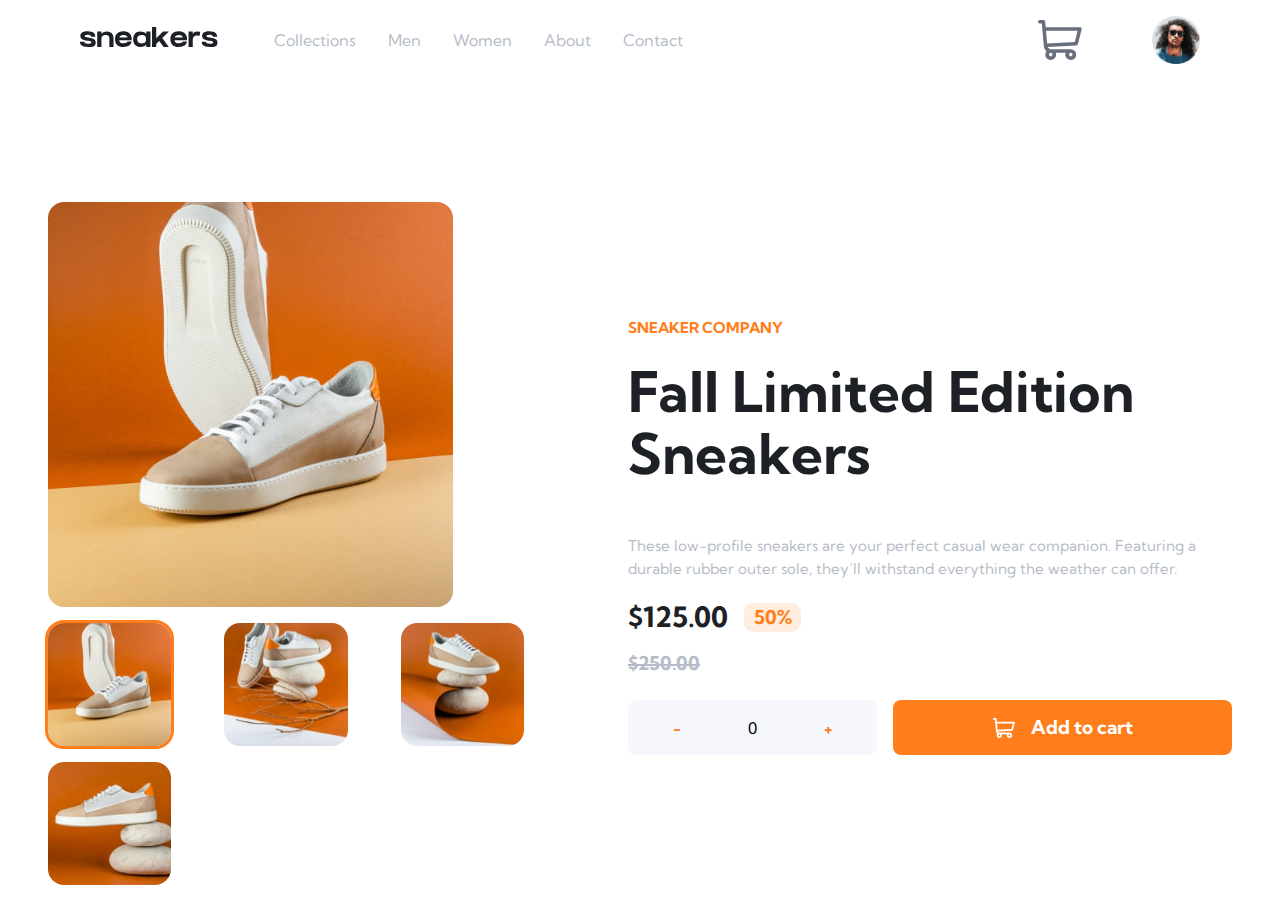
<file: index.html>
<!DOCTYPE html>
<html lang="en">
<head>
    <meta charset="UTF-8">
    <meta http-equiv="X-UA-Compatible" content="IE=edge">
    <meta name="viewport" content="width=device-width, initial-scale=1.0">
    <link rel="stylesheet" href="./css/index.css">
    <title>Sneakers</title>
    
    <link rel="preconnect" href="https://fonts.googleapis.com">
    <link rel="preconnect" href="https://fonts.gstatic.com" crossorigin>
    <link href="https://fonts.googleapis.com/css2?family=Kumbh+Sans:wght@400;700&display=swap" rel="stylesheet"> 
</head>
<body class="flow">
    <!-- Navbar -->
    <div class="flex navbar">  
        <!-- justify-content: space-between; align-items: center; -->
                <!-- Navigation -->

                <!-- Nav Menu -->
                <div class="nav-menu" onclick="openNav()">
                    <svg width="16" height="15" xmlns="http://www.w3.org/2000/svg"><path d="M16 12v3H0v-3h16Zm0-6v3H0V6h16Zm0-6v3H0V0h16Z" fill="#69707D" fill-rule="evenodd"/></svg>
                </div>

                <!-- Nav Logo -->
                <div class="nav-logo">
                    <svg width="138" height="20" xmlns="http://www.w3.org/2000/svg"><path d="M8.217 20c4.761 0 7.519-.753 7.519-4.606 0-3.4-3.38-4.172-6.66-4.682l-.56-.085-.279-.041-.35-.053c-2.7-.405-3.18-.788-3.18-1.471 0-.478.49-1.331 2.843-1.331 2.455 0 3.493.647 3.493 1.87v.134h4.281v-.133c0-2.389-1.35-5.238-7.774-5.238-5.952 0-7.201 2.584-7.201 4.752 0 3.097 2.763 4.086 7.223 4.675.21.028.433.054.659.081 1.669.197 3.172.42 3.172 1.585 0 1.01-1.615 1.222-3.298 1.222-2.797 0-3.784-.593-3.784-1.92v-.134H.002L0 14.926v.317c.008.79.118 1.913 1.057 2.862C2.303 19.362 4.712 20 8.217 20Zm13.21 0v-7.49c0-2.104.547-4.423 4.176-4.423 3.915 0 3.778 2.777 3.768 4.042V20h4.18v-7.768c0-2.264-.176-7.766-6.732-7.766-2.778 0-4.192.911-5.195 2.28h-.197V4.467H17.22V20h4.207Zm21.959 0c5.094 0 7.787-2.07 8.217-5.405H47.53c-.386 1.02-1.63 1.72-4.143 1.72-2.721 0-3.962-1.03-4.25-3.106h12.527c.24-2.13-.029-5.417-3.026-7.44v.005c-1.312-.915-3.056-1.465-5.251-1.465-5.24 0-8.336 2.772-8.336 7.845 0 5.17 3.02 7.846 8.336 7.846Zm4.099-9.574h-8.188c.486-1.574 1.764-2.431 4.089-2.431 2.994 0 3.755 1.267 4.099 2.431ZM70.499 20V4.457H66.29V6.74h-.176c-1.053-1.377-2.809-2.283-5.677-2.283-6.433 0-7.225 5.293-7.253 7.635v.137c0 2.092.732 7.771 7.241 7.771 2.914 0 4.684-.818 5.734-2.169h.131V20H70.5Zm-8.854-3.623c-3.996 0-4.447-3.032-4.447-4.148 0-1.21.426-4.148 4.455-4.148 3.631 0 4.374 2.044 4.374 4.148 0 2.35-.742 4.148-4.382 4.148ZM88.826 20l-6.529-9.045 6.588-6.488h-5.827l-6.836 6.756V0h-4.187v19.954h4.187V16.94l3.02-2.976L83.6 20h5.226Zm9.9 0c5.094 0 7.786-2.07 8.217-5.405h-4.074c-.387 1.02-1.63 1.72-4.143 1.72-2.721 0-3.962-1.03-4.25-3.106h12.527c.24-2.13-.029-5.417-3.026-7.44v.005c-1.312-.915-3.057-1.465-5.251-1.465-5.24 0-8.336 2.772-8.336 7.845 0 5.17 3.02 7.846 8.336 7.846Zm4.098-9.574h-8.187c.485-1.574 1.763-2.431 4.089-2.431 2.994 0 3.755 1.267 4.098 2.431ZM112.76 20v-6.97c0-2.103.931-4.542 4.05-4.542 1.33 0 2.393.236 2.785.346l.67-3.976c-.728-.16-1.626-.392-2.757-.392-2.665 0-3.622.794-4.486 2.282h-.262V4.466h-4.21V20h4.21Zm17.221 0c4.761 0 7.519-.753 7.519-4.606 0-3.4-3.38-4.172-6.66-4.682l-.56-.085-.279-.041-.349-.053c-2.701-.405-3.181-.788-3.181-1.471 0-.478.49-1.331 2.843-1.331 2.455 0 3.493.647 3.493 1.87v.134h4.282v-.133c0-2.389-1.35-5.238-7.775-5.238-5.952 0-7.201 2.584-7.201 4.752 0 3.097 2.763 4.086 7.224 4.675.21.028.432.054.658.081 1.669.197 3.172.42 3.172 1.585 0 1.01-1.615 1.222-3.298 1.222-2.796 0-3.784-.593-3.784-1.92v-.134h-4.319l-.001.301v.317c.008.79.117 1.913 1.056 2.862 1.246 1.257 3.655 1.895 7.16 1.895Z" fill="#1D2026" fill-rule="nonzero"/></svg>
                </div>


                <!-- Nav Links -->
                <div class="nav-list mobile-show" id="nav-links">
                    <nav>
                        <ul role="list" class="flex primary-nav underline-indicators" style="--gap: 2rem">
                            <li onclick="closeNav()" class="close-cta">
                                <svg width="14" height="15" xmlns="http://www.w3.org/2000/svg">
                                    <path d="m11.596.782 2.122 2.122L9.12 7.499l4.597 4.597-2.122 2.122L7 9.62l-4.595 4.597-2.122-2.122L4.878 7.5.282 2.904 2.404.782l4.595 4.596L11.596.782Z"
                                        fill="#69707D" 
                                        fill-rule="evenodd"
                                         />
                                </svg>
                            </li>
                            <li class="fs-300 ff-serif text-blue-gray fw-400">Collections</li>
                            <li class="fs-300 ff-serif text-blue-gray fw-400">Men</li>
                            <li class="fs-300 ff-serif text-blue-gray fw-400">Women</li>
                            <li class="fs-300 ff-serif text-blue-gray fw-400">About</li>
                            <li class="fs-300 ff-serif text-blue-gray fw-400">Contact</li>
                        </ul>
                    </nav>
                </div>

                <!-- Empty Space -->
                <div class="empty-space">
                    
                </div>

                <!-- Shopping Icon -->

                <div class="shopping-list">
                    <!-- Display Icon -->
                    <div class="shopping-icon" onclick="toggleBasket()">
                        <div class="counter-cart text-white" id="counter-cart">0</div>
                        <svg viewBox="0 0 25 25"  width="22" height="20" xmlns="http://www.w3.org/2000/svg">
                            <path
                                d="M20.925 3.641H3.863L3.61.816A.896.896 0 0 0 2.717 0H.897a.896.896 0 1 0 0 1.792h1l1.031 11.483c.073.828.52 1.726 1.291 2.336C2.83 17.385 4.099 20 6.359 20c1.875 0 3.197-1.87 2.554-3.642h4.905c-.642 1.77.677 3.642 2.555 3.642a2.72 2.72 0 0 0 2.717-2.717 2.72 2.72 0 0 0-2.717-2.717H6.365c-.681 0-1.274-.41-1.53-1.009l14.321-.842a.896.896 0 0 0 .817-.677l1.821-7.283a.897.897 0 0 0-.87-1.114ZM6.358 18.208a.926.926 0 0 1 0-1.85.926.926 0 0 1 0 1.85Zm10.015 0a.926.926 0 0 1 0-1.85.926.926 0 0 1 0 1.85Zm2.021-7.243-13.8.81-.57-6.341h15.753l-1.383 5.53Z"
                                fill-rule="nonzero" /></svg>
                    </div>

                    <!-- Display Cart -->
                    <div class="shopping-lists flow show">
                        <p class="fs-300 fw-700 text-blue-dark" style="padding-top: 1em; padding-left: 1em;">Cart</p>
                        <div class="line bg-blue-light-gray"></div> 
                        <p class="fs-300 fw-700 text-blue-gray" id="empty-text" style="text-align:center; padding-top: 5rem">Your cart is empty.</p>
                        
                        <!-- Filled basket Template -->
                        <div class="flex f-col even-columns flow show" id="display-template">
                            <div class="flex" style="--gap: .5em; justify-content: space-around; align-items: center;">

                                <!-- Thumbnail Image -->
                                <div class="thumbnail-cart" style="max-width:50px">
                                    <img src="./FEM stuff/images/image-product-1-thumbnail.jpg" alt="" class="soft-edge">
                                </div>

                                <!-- Text Part -->
                                <div class="flex f-col even-columns" style="--gap:.1em">
                                    <p class="fs-300 text-blue-dark-gray fw-400">Fall Limited Edition Sneakers</p>
                                    <p>$125 x <span id="nbr-items">3</span> <span class="fw-700" id="total-price">$375</span></p>
                                </div>

                                <!-- Delete Icon -->
                                <div class="delete-cart" onclick="emptyCart()">
                                    <svg width="14" height="16" xmlns="http://www.w3.org/2000/svg"
                                        xmlns:xlink="http://www.w3.org/1999/xlink">
                                        <defs>
                                            <path
                                                d="M0 2.625V1.75C0 1.334.334 1 .75 1h3.5l.294-.584A.741.741 0 0 1 5.213 0h3.571a.75.75 0 0 1 .672.416L9.75 1h3.5c.416 0 .75.334.75.75v.875a.376.376 0 0 1-.375.375H.375A.376.376 0 0 1 0 2.625Zm13 1.75V14.5a1.5 1.5 0 0 1-1.5 1.5h-9A1.5 1.5 0 0 1 1 14.5V4.375C1 4.169 1.169 4 1.375 4h11.25c.206 0 .375.169.375.375ZM4.5 6.5c0-.275-.225-.5-.5-.5s-.5.225-.5.5v7c0 .275.225.5.5.5s.5-.225.5-.5v-7Zm3 0c0-.275-.225-.5-.5-.5s-.5.225-.5.5v7c0 .275.225.5.5.5s.5-.225.5-.5v-7Zm3 0c0-.275-.225-.5-.5-.5s-.5.225-.5.5v7c0 .275.225.5.5.5s.5-.225.5-.5v-7Z"
                                                id="a" />
                                        </defs>
                                        <use fill="#C3CAD9" fill-rule="nonzero" xlink:href="#a" />
                                    </svg>
                                </div>
                            </div>

                            <!-- Checkout CTA  -->
                            <button class="btn-content-only flex bg-orange soft-edge add-cta"
                                onclick="emptyCart()"
                                style="align-items: center; --extra-px:2em; --extra-py:.8em;justify-content: center; width: 90%;margin-inline: auto;">
                                <p class="text-white fw-700 fs-400">Checkout</p>
                            </button>
                           
                        </div>
                    </div>
                </div>
                


                <!-- Image -->
                <div class="image-round">
                    <img src="./FEM stuff/images/image-avatar.png" alt="avatar">
                </div>
    </div>
    <section class="main-grid">

        <!-- Section display -->
        <div class="section-display flow" id="section-display">
            <!-- Close Light Box button -->
            <div class="close-light-cta" onclick="disableLightBox()">
                <svg width="14" height="15" xmlns="http://www.w3.org/2000/svg">
                    <path
                        d="m11.596.782 2.122 2.122L9.12 7.499l4.597 4.597-2.122 2.122L7 9.62l-4.595 4.597-2.122-2.122L4.878 7.5.282 2.904 2.404.782l4.595 4.596L11.596.782Z"
                        fill="#69707D" fill-rule="evenodd" />
                </svg>
            </div>
            <!-- Slide Show Container -->
            <div class="slideshow-container flex">

                <!-- product 1 -->
                <div class="mySlides fade" onclick="toggleLightBox(this.id)" id="0">
                    <img src="./FEM stuff/images/image-product-1.jpg" style="width:100%; max-height: 100%">
                </div>

                <!-- product 2 -->
                <div class="mySlides fade" onclick="toggleLightBox(this.id)" id="1">
                    <img src="./FEM stuff/images/image-product-2.jpg" style="width:100%; max-height: 100%">
                </div>

                <!-- product 3 -->
                <div class="mySlides fade" onclick="toggleLightBox(this.id)" id="2">
                    <img src="./FEM stuff/images/image-product-3.jpg" style="width:100%; max-height: 100%">
                </div>

                <!-- product 4 -->
                <div class="mySlides fade" onclick="toggleLightBox(this.id)" id="3">
                    <img src="./FEM stuff/images/image-product-4.jpg" style="width:100%; max-height: 100%">
                </div>

                <!-- Next & Previous Button -->
                <div class="prev" onclick="changeSlide(-1)">
                    <svg  width="12" height="18" xmlns="http://www.w3.org/2000/svg"><path d="M11 1 3 9l8 8" stroke="#1D2026" stroke-width="3" fill="none" fill-rule="evenodd"/></svg>
                </div>

                <div class="next" onclick="changeSlide(1)">
                    <svg width="13" height="18" xmlns="http://www.w3.org/2000/svg"><path d="m2 1 8 8-8 8" stroke="#1D2026" stroke-width="3" fill="none" fill-rule="evenodd"/></svg>
                </div>    
            </div>
            <!-- Thumbnails -->
            <div class="thumbnails">
                <div class="shoe-list flex" style="height: 100%;flex-wrap: wrap;">
                    <img src="./FEM stuff/images/image-product-1-thumbnail.jpg" alt="shoe-1"
                        onclick="showSlide(this.id)" id="1" class="thumbnail-item active-thumbnail">

                    <img src="./FEM stuff/images/image-product-2-thumbnail.jpg" alt="shoe-2" 
                        onclick="showSlide(this.id)" id="2" class="thumbnail-item">

                    <img src="./FEM stuff/images/image-product-3-thumbnail.jpg" alt="shoe-3"
                        onclick="showSlide(this.id)" id="3" class="thumbnail-item">

                    <img src="./FEM stuff/images/image-product-4-thumbnail.jpg" alt="shoe-4"
                        onclick="showSlide(this.id)" id="4" class="thumbnail-item">
                </div>
            </div>

        </div>

        <!-- Text Section -->
        <div class="section-text flex f-col container">
            <!-- Text -->
            <p class="fs-400 ff-serif text-orange fw-700 uppercase">Sneaker Company</p>
            <p class="fs-800 ff-serif text-blue-dark fw-700" id="title">Fall Limited Edition <span class="block">Sneakers</span></p>
            <p class="fs-400 ff-serif fw-400 text-blue-gray">These low-profile sneakers are your perfect
                casual wear companion. Featuring a
                durable rubber outer sole, they’ll withstand everything the weather can offer.</p>
            
            <!-- Prices -->
            <div class="flex prices" style="align-items: center;">
                <p class="fs-600 ff-serif uppercase fw-700 text-blue-dark">$125.00</p>
                <p class="fs-500 ff-serif uppercase fw-700 text-orange soft-edge bg-orange-pale" style="--extra-px:.5em">50%</p>
                <p class="fs-500 ff-serif uppercase fw-700 text-blue-gray text-crossed">$250.00</p>
            </div>

            <!-- Add to Cart -->
            <div class="flex f-col buttons-cta">

                <!-- Add or Remove to Counter -->
                <div class="flex bg-blue-light-gray soft-edge" style="align-items: center; --extra-px:1em; --extra-py:.8em; justify-content: space-around;">
                        <button class="text-orange btn-content-only fw-700 ff-serif"
                            onclick="removeCounter();">-</button>
                        <p class="fs-300" id="counter">0</p>
                        <button class="text-orange btn-content-only fw-700"
                            onclick="addCounter();">+</button>
                </div>

                <!-- Add to Cart Button -->
                <button class="btn-content-only flex bg-orange soft-edge add-cta" 
                        style="align-items: center; --extra-px:2em; --extra-py:.8em; justify-content: center;"
                        onclick="addToBasket()">
                        <svg width="22" height="20" xmlns="http://www.w3.org/2000/svg">
                            <path d="M20.925 3.641H3.863L3.61.816A.896.896 0 0 0 2.717 0H.897a.896.896 0 1 0 0 1.792h1l1.031 11.483c.073.828.52 1.726 1.291 2.336C2.83 17.385 4.099 20 6.359 20c1.875 0 3.197-1.87 2.554-3.642h4.905c-.642 1.77.677 3.642 2.555 3.642a2.72 2.72 0 0 0 2.717-2.717 2.72 2.72 0 0 0-2.717-2.717H6.365c-.681 0-1.274-.41-1.53-1.009l14.321-.842a.896.896 0 0 0 .817-.677l1.821-7.283a.897.897 0 0 0-.87-1.114ZM6.358 18.208a.926.926 0 0 1 0-1.85.926.926 0 0 1 0 1.85Zm10.015 0a.926.926 0 0 1 0-1.85.926.926 0 0 1 0 1.85Zm2.021-7.243-13.8.81-.57-6.341h15.753l-1.383 5.53Z"  
                            fill-rule="nonzero"/>
                        </svg>
                        <p class="text-white fw-700 fs-500">Add to cart</p>
                </button>
            </div>

        </div>
    </section>
    
</body>
    <script>
        
        

        // SLIDE PANNEL 
        let slideIndex = 0;
        const showSlides = (index) => {
            
            const slides = document.getElementsByClassName("mySlides");
            const length = slides.length;
            if(index < 0){
                slides[0].style.display = "none";
                slides[length-1].style.display = "block";
                slideIndex = length-1;
            }
            else if(index >= length){
                slides[length-1].style.display = "none";
                slides[0].style.display = "block";
                slideIndex = 0;
            }
            else{
                for(let i = 0; i < length; i++)
                    slides[i].style.display = "none";
                slides[index].style.display = "block";
            }
        }

        showSlides(slideIndex);

        function changeSlide(num){
            showSlides(slideIndex += num);
        }
        const currentSlide = (num) => showSlides(slideIndex = n);

        //  ------------------ //
        // NAV MENU MOBILE     //
        // ------------------- //
        function openNav() {
            const nav = document.getElementById("nav-links");
            nav.classList.remove("mobile-show");
        }

        function closeNav() {
            const nav = document.getElementById("nav-links");
            nav.classList.add("mobile-show");
        }

        // ------------------  //
        // SHOW SLIDE MENU     //
        // ------------------- //
        function showSlide(index){
            const arr = document.getElementsByClassName("thumbnail-item");
            
            const length = arr.length;
            showSlides(index-1);
            for(let i = 0; i < length; i++)
                arr[i].classList.remove("active-thumbnail")
            arr[index-1].classList.add("active-thumbnail")
        }

        //DISPLAY BASKET
        function toggleBasket() {
            const basket = document.getElementsByClassName("shopping-lists")
            basket[0].classList.toggle("show")
        }




        //lightbox
        function toggleLightBox(index){
            const section = document.getElementById("section-display");
            section.classList.add("light-box")
        }

        function disableLightBox(){
            const section = document.getElementById("section-display");
            section.classList.remove("light-box")
        }

        // ----------------- //
        // BASKET RELATED ST //
        // ----------------- //
        let counter = 0;
        let nbrItems = 0;
        let price = 125;
        setCardNumber();

        function addCounter(){
            counter++;
            showCounter();
        }
        function removeCounter(){
            if(counter!==0)
                counter--
            showCounter();
        }
        
        function showCounter(){
            const counterText = document.getElementById("counter");
            counterText.innerText=counter;
        }

        function addToBasket() {
        nbrItems += counter;
        counter = 0;
        showCounter();
        setCardNumber()
        }

        function setCardNumber(){
            const counterCart = document.getElementById("counter-cart");
            if(nbrItems === 0)
                counterCart.classList.add("show")
            else
                counterCart.classList.remove("show")
            counterCart.innerText = nbrItems;

            setDisplayCard();
            
        }

        function emptyCart(){
            nbrItems = 0;
            setCardNumber();
        }

        function setDisplayCard(){
            const displayTemplate = document.getElementById("display-template")
            const emptyText = document.getElementById("empty-text")
            const totalPrice = document.getElementById("total-price")
            const textNbrItems = document.getElementById("nbr-items")
            if(nbrItems === 0){
                displayTemplate.classList.add("show")
                emptyText.classList.remove("show")
            }
                
            else{
                emptyText.classList.add("show")
                displayTemplate.classList.remove("show")
                textNbrItems.innerText = nbrItems;
                totalPrice.innerText = `${nbrItems*price}$`;
            }
        }


        
    </script>

</html>
</file>
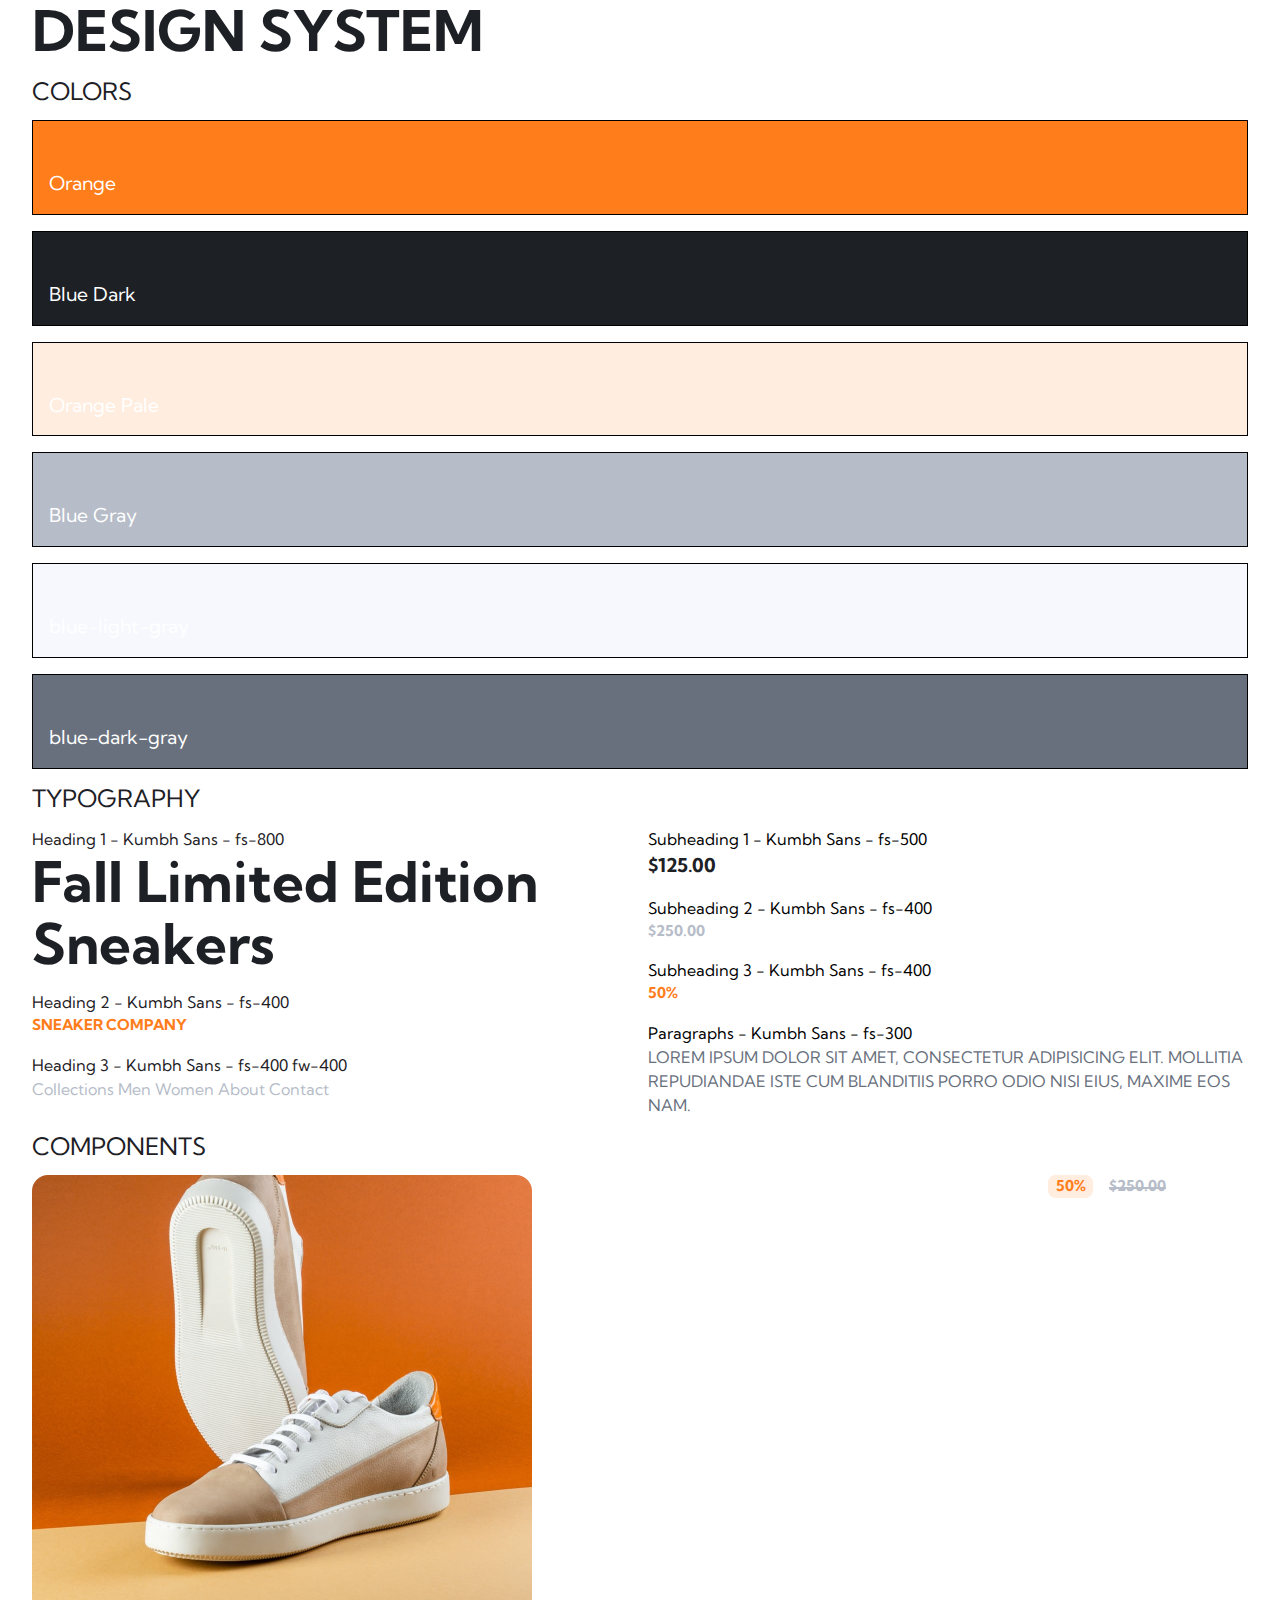
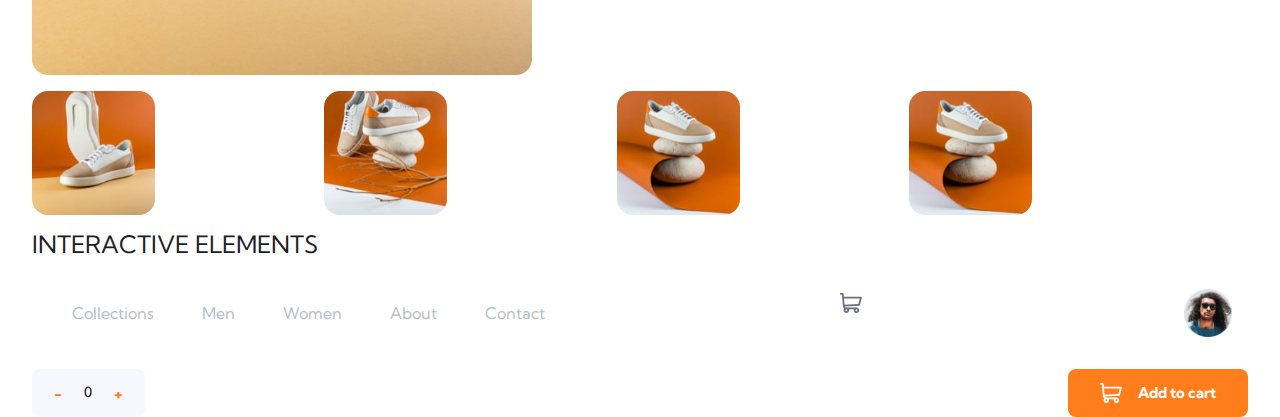
<file: design-system.html>
<!DOCTYPE html>
<html lang="en">
<head>
    <meta charset="UTF-8">
    <meta http-equiv="X-UA-Compatible" content="IE=edge">
    <meta name="viewport" content="width=device-width, initial-scale=1.0">
    <link rel="stylesheet" href="./css/index.css">
    <title>Design System Ecommerce</title>
    
    <link rel="preconnect" href="https://fonts.googleapis.com">
    <link rel="preconnect" href="https://fonts.gstatic.com" crossorigin>
    <link href="https://fonts.googleapis.com/css2?family=Kumbh+Sans:wght@400;700&display=swap" rel="stylesheet"> 
</head>
<body class="bg-white">
    <div class="container flow">    
        <h1 class="uppercase text-blue-dark fs-800">Design System</h1>

        <!-- Colors -->
        <section class="flow" id="colors">
            <h2 class="uppercase fw-400 text-blue-dark fs-700">Colors</h2>
            <div class="flex f-col">
                <div class="" style="flex-grow: 1;">
                        <div class="bg-orange text-white ff-serif fs-500" style="padding: 3rem 1rem 1rem; border: 1px solid black">Orange</div>
                </div>
                <div class="" style="flex-grow: 1;">
                        <div class="bg-blue-dark text-white ff-serif fs-500" style="padding: 3rem 1rem 1rem; border: 1px solid black">Blue Dark</div>
                </div>
                <div class="" style="flex-grow: 1;">
                        <div class="bg-orange-pale text-white ff-serif fs-500" style="padding: 3rem 1rem 1rem; border: 1px solid black">Orange Pale</div>
                </div>
                <div class="" style="flex-grow: 1;">
                        <div class="bg-blue-gray text-white ff-serif fs-500" style="padding: 3rem 1rem 1rem; border: 1px solid black">Blue Gray</div>
                </div>
                <div class="" style="flex-grow: 1;">
                        <div class="bg-blue-light-gray text-white ff-serif fs-500" style="padding: 3rem 1rem 1rem; border: 1px solid black">blue-light-gray</div>
                </div>
                <div class="" style="flex-grow: 1;">
                        <div class="bg-blue-dark-gray text-white ff-serif fs-500" style="padding: 3rem 1rem 1rem; border: 1px solid black">blue-dark-gray</div>
                </div>
            </div>
        </section>

        <!-- Typography -->
        <section class="flow" id="Typography">
            <h2 class="uppercase text-blue-dark fw-400 fs-700">Typography</h2>
            <div class="flex even-columns">

                <!-- Headings -->
                <div class="flow">
                    <div class="">
                        <p class="text-blue-dark">Heading 1 - Kumbh Sans - fs-800</p>  
                        <p class="fs-800 ff-serif text-blue-dark fw-700">Fall Limited Edition <span class="block">Sneakers</span></p>
                    </div>
                    <div class="">
                        <p class="text-blue-dark">Heading 2 - Kumbh Sans - fs-400</p>  
                        <p class="fs-400 ff-serif text-orange fw-700 uppercase">Sneaker Company</p>
                    </div>
                    <div class="">
                        <p class="text-blue-dark">Heading 3 - Kumbh Sans - fs-400 fw-400</p>  
                        <p class="fs-300 ff-serif text-blue-gray fw-400">Collections Men Women About Contact</p>
                    </div>
                </div>

                <!-- Sub Headings -->
                <div class="flow">
                    <div> 
                        <p class="text-accent">Subheading 1 - Kumbh Sans - fs-500</p>
                        <p class="fs-500 ff-serif uppercase fw-700 text-blue-dark">$125.00</p>
                    </div>
                    <div> 
                        <p class="text-accent">Subheading 2 - Kumbh Sans - fs-400</p>
                        <p class="fs-400 ff-serif uppercase fw-700 text-blue-gray">$250.00</p>
                    </div>
                    <div> 
                        <p class="text-accent">Subheading 3 - Kumbh Sans - fs-400</p>
                        <p class="fs-400 ff-serif uppercase fw-700 text-orange">50%</p>
                    </div>
                    <div> 
                        <p class="text-accent">Paragraphs - Kumbh Sans - fs-300</p>
                        <p class="fs-300 ff-serif uppercase fw-400 text-blue-dark-gray">Lorem ipsum dolor sit amet, consectetur adipisicing elit. Mollitia repudiandae iste cum blanditiis porro odio nisi eius, maxime eos nam.</p>
                    </div>
                </div>

            </div>
        </section>

        <!-- Components  -->
        <section class="flow">
            <h2 class="uppercase text-blue-dark fw-400 fs-700">Components</h2>
            <div class="flex">
                <!-- display shoes -->
                <div class="flex f-col">
                    <div class="main-shoe">
                        <img src="./FEM stuff/images/image-product-1.jpg" alt="shoe">
                    </div>

                    <!-- Shoe list -->
                    <div class="shoe-list flex">
                        <img src="./FEM stuff/images/image-product-1-thumbnail.jpg" alt="shoe-1">
                        <img src="./FEM stuff/images/image-product-2-thumbnail.jpg" alt="shoe-2">
                        <img src="./FEM stuff/images/image-product-3-thumbnail.jpg" alt="shoe-3">
                        <img src="./FEM stuff/images/image-product-3-thumbnail.jpg" alt="shoe-4">
                    </div>
                </div>

                <!-- sales -->
                <div>
                <p class="fs-400 ff-serif uppercase fw-700 text-orange soft-edge bg-orange-pale" style="--extra-px:.5em">50%</p>
                </div>

                <!-- deleted price -->
                <div>
                    <p class="fs-400 ff-serif uppercase fw-700 text-blue-gray text-crossed">$250.00</p>
                </div>
            </div>
            
        </section>



        <!-- Interactive Elements -->
        <section class="flow" id="interactive-elements">
            <h2 class="uppercase text-blue-dark fw-400 fs-700">Interactive Elements</h2>
            <div class="flex" style="justify-content: space-between; align-items: center;">
                <!-- Navigation -->
                <div class="">
                    <nav>
                        <ul role="list" class="flex primary-nav underline-indicators" style="--gap: 3rem">
                            <li class="fs-300 ff-serif text-blue-gray fw-400">Collections</li>
                            <li class="fs-300 ff-serif text-blue-gray fw-400">Men</li>
                            <li class="fs-300 ff-serif text-blue-gray fw-400">Women</li>
                            <li class="fs-300 ff-serif text-blue-gray fw-400">About</li>
                            <li class="fs-300 ff-serif text-blue-gray fw-400">Contact</li>
                        </ul>
                    </nav>
                </div>

                <!-- Shopping Icon -->
                <div class="shopping-icon">
                    <svg width="22" height="20" xmlns="http://www.w3.org/2000/svg"><path d="M20.925 3.641H3.863L3.61.816A.896.896 0 0 0 2.717 0H.897a.896.896 0 1 0 0 1.792h1l1.031 11.483c.073.828.52 1.726 1.291 2.336C2.83 17.385 4.099 20 6.359 20c1.875 0 3.197-1.87 2.554-3.642h4.905c-.642 1.77.677 3.642 2.555 3.642a2.72 2.72 0 0 0 2.717-2.717 2.72 2.72 0 0 0-2.717-2.717H6.365c-.681 0-1.274-.41-1.53-1.009l14.321-.842a.896.896 0 0 0 .817-.677l1.821-7.283a.897.897 0 0 0-.87-1.114ZM6.358 18.208a.926.926 0 0 1 0-1.85.926.926 0 0 1 0 1.85Zm10.015 0a.926.926 0 0 1 0-1.85.926.926 0 0 1 0 1.85Zm2.021-7.243-13.8.81-.57-6.341h15.753l-1.383 5.53Z"  fill-rule="nonzero"/></svg>
                </div>

                <!-- Image -->
                <div class="image-round">
                    <img src="./FEM stuff/images/image-avatar.png" alt="avatar">
                </div>
            </div>
            <div class="flex" style="justify-content: space-between;">
                <div class="flex bg-blue-light-gray soft-edge" style="align-items: center; --extra-px:1em; --extra-py:.2em">
                    <button class="text-orange btn-content-only fw-700 ff-serif">-</button>
                    <p class="fs-200">0</p>
                    <button class="text-orange btn-content-only fw-700">+</button>
                </div>

                <button class="btn-content-only flex bg-orange soft-edge add-cta" style="align-items: center; --extra-px:2em; --extra-py:.8em;">
                    <svg width="22" height="20" xmlns="http://www.w3.org/2000/svg"><path d="M20.925 3.641H3.863L3.61.816A.896.896 0 0 0 2.717 0H.897a.896.896 0 1 0 0 1.792h1l1.031 11.483c.073.828.52 1.726 1.291 2.336C2.83 17.385 4.099 20 6.359 20c1.875 0 3.197-1.87 2.554-3.642h4.905c-.642 1.77.677 3.642 2.555 3.642a2.72 2.72 0 0 0 2.717-2.717 2.72 2.72 0 0 0-2.717-2.717H6.365c-.681 0-1.274-.41-1.53-1.009l14.321-.842a.896.896 0 0 0 .817-.677l1.821-7.283a.897.897 0 0 0-.87-1.114ZM6.358 18.208a.926.926 0 0 1 0-1.85.926.926 0 0 1 0 1.85Zm10.015 0a.926.926 0 0 1 0-1.85.926.926 0 0 1 0 1.85Zm2.021-7.243-13.8.81-.57-6.341h15.753l-1.383 5.53Z"  fill-rule="nonzero"/></svg>
                    <p class="text-white fw-700 fs-400">Add to cart</p>
                </button>
            </div>
        </section>

    </div>
</body>

</html>
</file>
<file: css/index.css>
/* ------------------- */
/* Custom properties   */
/* ------------------- */

:root {
  /* colors */
  --clr-orange: 26, 100%, 55%;
  --clr-orange-pale: 25 100% 94%;
  --clr-white: 0 0% 100%;

  --clr-blue-dark: 220 13% 13%;
  --clr-blue-dark-gray: 219 9% 45%;
  --clr-blue-gray: 220 14% 75%;

  --clr-blue-light-gray: 223 64% 98%;
  --clr-black: 0 0% 0%;
  /*Add 75% opacity for lightbox bg;*/

  /* font-sizes */
  --fs-900: clamp(5rem, 8vw + 1rem, 9.375rem);
  --fs-800: 1.75rem;
  --fs-700: 1.5rem;
  --fs-600: 1.5rem;
  --fs-500: 0.9rem;
  --fs-400: 0.75rem;
  --fs-300: 1rem;
  --fs-200: 0.75rem;


  /* font-families */
  --ff-serif: "Kumbh Sans", serif;

  /* media querries */
  --mq-desktop: 45em;
}

@media (min-width: 40em) {
  :root {
    --fs-900: clamp(5rem, 8vw + 1rem, 9.375rem);
    --fs-800: 3.5rem;
    --fs-700: 1.5rem;
    --fs-600: 1.75rem;
    --fs-500: 1.2rem;
    --fs-400: 0.9375rem;
    --fs-300: 1rem;
    --fs-200: 0.875rem;
  }

}


/* ------------------- */
/* Reset               */
/* ------------------- */

/* https://piccalil.li/blog/a-modern-css-reset/ */

/* Box sizing rules */
*,
*::before,
*::after {
  box-sizing: border-box;
}

/* Remove default margin */
body,
h1,
h2,
h3,
h4,
p,
figure,
blockquote,
dl,
dd {
  margin: 0;
}

/* Remove list styles on ul, ol elements with a list role, which suggests default styling will be removed */
ul[role='list'],
ol[role='list'] {
  list-style: none;
}

/* Set core root defaults */
html:focus-within {
  scroll-behavior: smooth;
}

/* Set core body defaults */
body {
  font-family: var(--ff-serif);
  font-size: var(--fs-300);
  font-weight: 400;
  color: var(--clr-blue-dark);
  background-color: var(--clr-white);
  min-height: 100vh;
  text-rendering: optimizeSpeed;
  line-height: 1.5;
}

/* A elements that don't have a class get default styles */
a:not([class]) {
  text-decoration-skip-ink: auto;
}

/* Make images easier to work with */
img,
picture {
  max-width: 100%;
  display: block;
}

/* Inherit fonts for inputs and buttons */
input,
button,
textarea,
select {
  font: inherit;
}

/* Remove all animations, transitions and smooth scroll for people that prefer not to see them */
@media (prefers-reduced-motion: reduce) {
  html:focus-within {
    scroll-behavior: auto;
  }

  *,
  *::before,
  *::after {
    animation-duration: 0.01ms !important;
    animation-iteration-count: 1 !important;
    transition-duration: 0.01ms !important;
    scroll-behavior: auto !important;
  }
}

/* ------------------- */
/* Utility classes     */
/* ------------------- */


.flex {
  display: flex;
  gap: var(--gap, 1rem);
}

.f-col {
  flex-direction: column;
}

.even-columns>* {
  flex-basis: 100%;
}

.grid {
  display: grid;
  gap: var(--gap, 1rem);
}

.grid-container {
  text-align: center;
  display: grid;
  place-items: center;
  padding-inline: 1rem;
}

.grid-container * {
  /*max-width: 50ch;*/
}

.block {
  display: block;
}

.flow>*:where(:not(:first-child)) {
  margin-top: var(--flow-space, 1rem);
}

.container {
  padding-inline: 2em;
  margin-inline: auto;
  max-width: 80rem;
}

.soft-edge {
  border-radius: var(--extra-b, .5em);
  padding-inline: var(--extra-px, 0);
  padding-block: var(--extra-py, 0);
}

.btn-content-only {
  border: 0;
  background: 0;
}

.btn-content-only:hover {
  cursor: pointer;
}

.text-crossed {
  position: relative;
}

.text-crossed::after {
  content: '';
  position: absolute;
  left: 0;
  top: 50%;
  width: 100%;
  height: 2px;
  background-color: hsl(var(--clr-blue-gray));
}

.sr-only {
  position: absolute;
  width: 1px;
  height: 1px;
  padding: 0;
  margin: -1px;
  overflow: hidden;
  clip: rect(0, 0, 0, 0);
  white-space: nowrap;
  /* added line */
  border: 0;
}

/* colors */

.bg-orange {
  background-color: hsl(var(--clr-orange));
}

.bg-orange-pale {
  background-color: hsl(var(--clr-orange-pale));
}

.bg-blue-dark {
  background-color: hsl(var(--clr-blue-dark));
}

.bg-blue-dark-gray {
  background-color: hsl(var(--clr-blue-dark-gray))
}

.bg-blue-gray {
  background-color: hsl(var(--clr-blue-gray))
}

.bg-blue-light-gray {
  background-color: hsl(var(--clr-blue-light-gray))
}

.bg-black {
  background-color: hsl(var(--clr-black));
}


.text-orange {
  color: hsl(var(--clr-orange))
}

.text-orange-pale {
  color: hsl(var(--clr-orange-pale))
}

.text-blue-dark {
  color: hsl(var(--clr-blue-dark))
}

.text-blue-dark-gray {
  color: hsl(var(--clr-blue-dark-gray))
}

.text-blue-gray {
  color: hsl(var(--clr-blue-gray))
}

.text-blue-light-gray {
  color: hsl(var(--clr-blue-light-gray))
}

.text-white {
  color: hsl(var(--clr-white))
}

.text-black {
  color: hsl(var(--clr-black))
}

/* typography */

.uppercase {
  text-transform: uppercase;
}

.ff-serif {
  font-family: var(--ff-serif);
}

.letter-spacing-1 {
  letter-spacing: 4.75px;
}

.letter-spacing-2 {
  letter-spacing: 2.7px;
}

.letter-spacing-3 {
  letter-spacing: 2.35px;
}

.fs-900 {
  font-size: var(--fs-900);
}

.fs-800 {
  font-size: var(--fs-800);
}

.fs-700 {
  font-size: var(--fs-700);
}

.fs-600 {
  font-size: var(--fs-600);
}

.fs-500 {
  font-size: var(--fs-500);
}

.fs-400 {
  font-size: var(--fs-400);
}

.fs-300 {
  font-size: var(--fs-300);
}

.fs-200 {
  font-size: var(--fs-200);
}

.fs-900,
.fs-800,
.fs-700,
.fs-600 {
  line-height: 1.1;
}

.fw-400 {
  font-weight: 400;
}

.fw-700 {
  font-weight: 700;
}

/* ------------------- */
/* Components         */
/* ------------------- */

/* Nav bar stuff */
.primary-nav>li:hover {
  color: var(--clr-blue-dark);
  cursor: pointer;
}

.navbar {
  max-width: 100vw;
  justify-content: flex-start;
  align-items: center;

}

@media (min-width : 45em) {
  .navbar {
    max-width: 90vw;
    padding: 1em auto;
    margin-inline: auto;
  }

}

.close-cta {
  display: none;
}

.nav-menu {
  display: none;
}



@media (max-width: 50rem) {
  .primary-nav {
    --underline-gap: .1rem;
    position: fixed;
    z-index: 100;
    inset: 0 30% 0 0;
    padding: min(20rem, 15vh) 3rem;
    margin: 0;
    flex-direction: column;
    background: hsl(var(--clr-white));
    z-index: 1;
    gap: 1rem;
    max-width: 50%;
  }

  .primary-nav>* {
    font-weight: 700;
    color: hsl(var(--clr-blue-dark));
  }

  .underline-indicators>*::after {
    display: none;
  }

  .close-cta {
    width: 14px;
    display: block;
  }

  .mobile-show {
    display: none;
  }

  .nav-menu {
    display: block;
    padding-left: 1em;
  }

}

.empty-space {
  flex-grow: 1;
}

.nav-logo {
  padding-left: 1em;
}




/* Underline Indicator */

.underline-indicators>* {
  position: relative;
}

.underline-indicators>*:hover::after {
  opacity: 100%;

}

.underline-indicators>*::after {
  content: '';
  position: absolute;
  width: 100%;
  height: 3px;
  left: 0;
  bottom: -1.5em;
  background: hsl(var(--clr-orange));
  opacity: 0;
  transition: opacity 500ms linear;
}


/*  IMAGE-Round  */

.image-round {
  border-radius: 50%;
  aspect-ratio: 1;
  width: 2em;
  position: relative;
  margin-right: 1em;
  margin-top: 1em;
  margin-bottom: 1em;
}

@media (min-width:45em) {
  .image-round {
    width: 3em;
  }
}

.image-round:hover::after {

  opacity: 100%;
}

.image-round::after {
  content: '';
  position: absolute;
  width: 100%;
  top: 0;
  left: 0;
  height: 100%;
  z-index: -1;
  border-radius: 50%;
  outline: 3px solid hsl(var(--clr-orange));
  opacity: 0;
  transition: opacity 500ms linear;

}

/* shopping-icon */

.shopping-icon:hover {
  cursor: pointer;

}

.shopping-icon>svg {
  fill: #69707D;
}

.shopping-icon>svg:hover {
  fill: hsl(var(--clr-blue-dark));
}

.shopping-icon {
  padding-inline: 1em;
  position: relative;
  margin-top: 1em;
}

.shopping-icon>svg{
  width: 50px;
  height: 50px;
  aspect-ratio: 1;
}

.counter-cart {
  display: inline-grid;
  place-items: center;
  position: absolute;
  background: hsl(var(--clr-orange));
  width: 3em;
  border-radius: 2em;
  padding-block: .3em;
  font-size: 12px;
  left: 55%;
  top: 0;
}

@media (min-width:45em) {
  .shopping-icon {
    padding-inline: 3em;
  }
}

.shopping-lists {
  position: absolute;
  height: 25vh;
  background: hsl(var(--clr-white));
  inset: 10% 5% 60% 5%;
  z-index: 100;
  border-radius: 1em;
}

@media (min-width: 45em) {
  .shopping-lists {
    height: 30vh;
    inset: 10% 5% 70% 70%;
    box-shadow: 0 0 10px 3px hsl(var(--clr-blue-gray));
  }

}

.show {
  display: none;
}

.line {
  width: 100%;
  height: 1px;
}

/* line */


/* Main Shoe */

.main-shoe>img {
  border-radius: 1em;
  width: var(--width, 50%);
}

/* slide show */
.slideshow-container {
  height: 37vh;
}

.mySlides {
  display: none;
}

.thumbnails {
  display: none;
}

.active-thumbnail {
  outline: 3px solid hsl(var(--clr-orange));
}

@media (min-width: 45em) {
  .main-grid {
    display: flex;
    justify-content: center;
    padding-top: 10vh;
    gap: .5em;
  }

  .main-grid>* {
    padding-inline: 3em;
    max-width: 700px;
  }

  .main-grid img {
    border-radius: 1em;
  }

  .thumbnails {
    display: flex;
    justify-content: center;
  }

  .section-text {
    margin-inline: 0
  }

  .slideshow-container {
    height: 45vh;
  }

  .section-text {
    align-self: center;
    gap: 1.4em;
  }

  #title {
    padding-bottom: .5em;
  }

  .prices {
    width: 40%;
    flex-wrap: wrap;
  }

  .buttons-cta {
    flex-direction: row;
  }

  .buttons-cta>* {
    flex-grow: 2;
  }

  .buttons-cta+* {
    flex-grow: 1;
  }
}


/* Previous and Next Buttons */
.prev,
.next {
  cursor: pointer;
  position: absolute;
  top: 30%;
  padding-inline: 1em;
  user-select: none;
}

.next {
  right: 0;
}

@media (min-width:45em) {

  .prev,
  .next {
    display: none;
  }
}

/* fade animation */
.fade {
  -webkit-animation-name: fade;
  -webkit-animation-duration: 1.5s;
  animation-name: fade;
  animation-duration: 1.5s;
}

@-webkit-keyframes fade {
  from {
    opacity: .4
  }

  to {
    opacity: 1
  }
}

@keyframes fade {
  from {
    opacity: .4
  }

  to {
    opacity: 1
  }
}


/* shoe list */
.shoe-list {
  width: 100%;
  justify-content: space-between;
  max-width: 1000px;
}

.shoe-list>* {
  border-radius: 1em;
  width: var(--width, 7.7rem);
  max-width: 176px;
  max-height: 176px;
  aspect-ratio: 1;
}

.shoe-list>*:hover {
  /* outline: 3px solid hsl( var(--clr-orange) ); */
  opacity: 50%;
  cursor: pointer;
}

/* add to cart cta */

.add-cta>svg {
  fill: hsl(var(--clr-white));
}

.add-cta:hover {
  cursor: pointer;
  opacity: 50%;
}

.close-light-cta {
  display: none;
}

@media (min-width: 45em) {

  /* light box */
  .light-box {
    position: absolute;
    background: hsla(var(--clr-black)/0.9);
    z-index: 1000;
    width: 100vw;
    height: 100vh;
    top: 0;
    left: 0;
    max-width: 100vw;
    max-height: 100vh;
  }

  .light-box>.slideshow-container {
    max-width: 1000px;
    max-height: 1000px;
    aspect-ratio: 1;
    margin-inline: auto;
  }

  .light-box>* {
    justify-content: center;
    align-content: center;
    margin-top: 3rem;
  }

  .light-box .close-light-cta {
    display: block;
    margin: 2rem auto;
    margin-right: 30%;
    width: 20px;
  }

  .close-light-cta:hover {
    cursor: pointer;
  }

  .light-box .shoe-list {
    justify-content: center;
  }
}

.delete-cart:hover{
  cursor: pointer;
}
</file>
